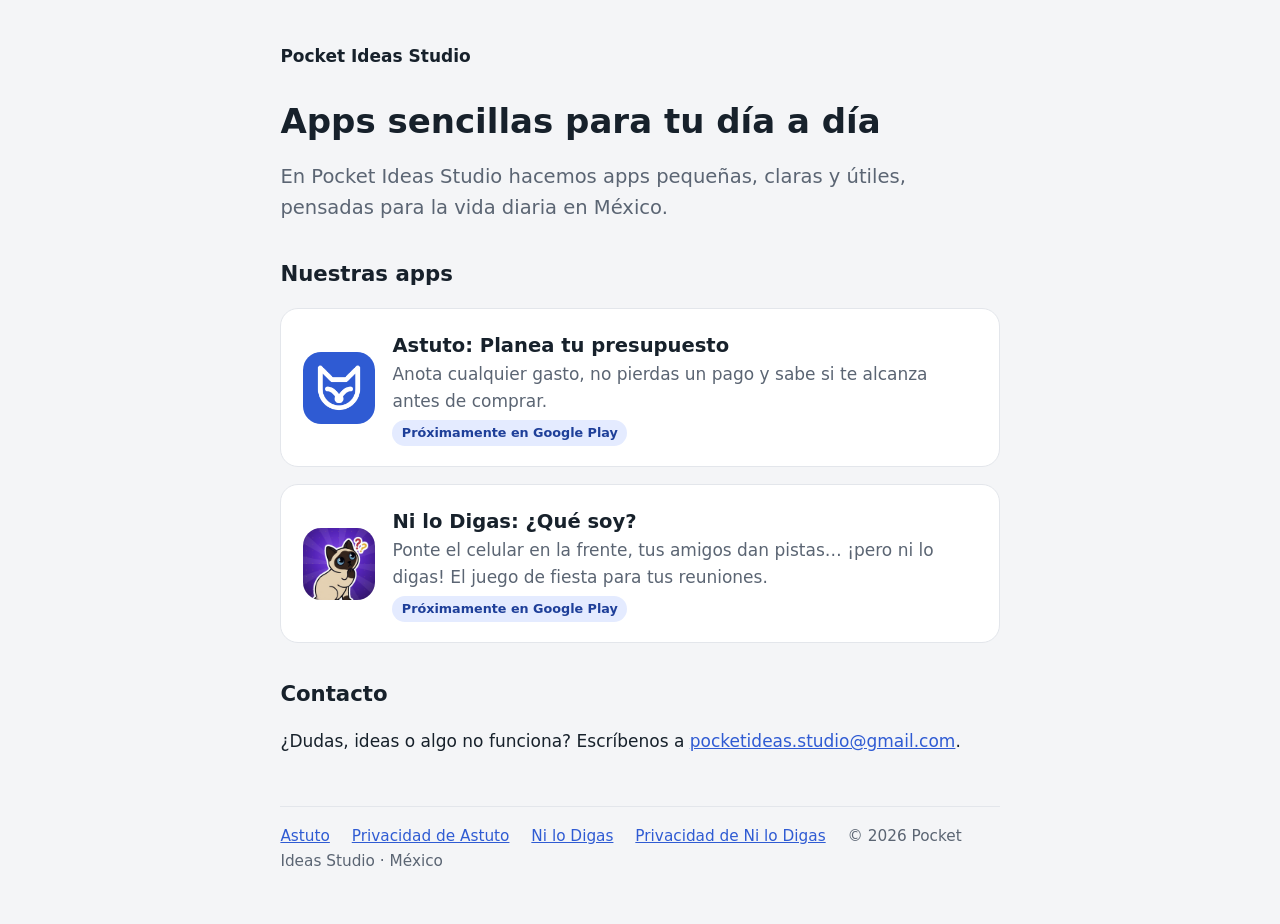
<file: index.html>
<!DOCTYPE html>
<html lang="es-MX">
<head>
<meta charset="utf-8">
<meta name="viewport" content="width=device-width, initial-scale=1">
<title>Pocket Ideas Studio</title>
<meta name="description" content="Pocket Ideas Studio: apps sencillas y útiles para tu día a día.">
<link rel="icon" href="favicon.png">
<link rel="stylesheet" href="estilos.css">
</head>
<body>
<div class="wrap">
  <header class="top"><a href="./"><span>Pocket Ideas Studio</span></a></header>

  <h1>Apps sencillas para tu día a día</h1>
  <p class="lead">En Pocket Ideas Studio hacemos apps pequeñas, claras y útiles, pensadas para la vida diaria en México.</p>

  <h2>Nuestras apps</h2>
  <a class="card app" href="astuto/">
    <img src="astuto/icono.png" alt="Ícono de Astuto">
    <span>
      <b>Astuto: Planea tu presupuesto</b>
      <span class="muted">Anota cualquier gasto, no pierdas un pago y sabe si te alcanza antes de comprar.</span><br>
      <span class="badge">Próximamente en Google Play</span>
    </span>
  </a>
  <a class="card app" href="nilodigas/">
    <img src="nilodigas/icono.png" alt="Ícono de Ni lo Digas">
    <span>
      <b>Ni lo Digas: ¿Qué soy?</b>
      <span class="muted">Ponte el celular en la frente, tus amigos dan pistas… ¡pero ni lo digas! El juego de fiesta para tus reuniones.</span><br>
      <span class="badge">Próximamente en Google Play</span>
    </span>
  </a>

  <h2>Contacto</h2>
  <p>¿Dudas, ideas o algo no funciona? Escríbenos a <a href="mailto:pocketideas.studio@gmail.com">pocketideas.studio@gmail.com</a>.</p>

  <footer>
    <a href="astuto/">Astuto</a>
    <a href="astuto/privacidad.html">Privacidad de Astuto</a>
    <a href="nilodigas/">Ni lo Digas</a>
    <a href="nilodigas/privacidad.html">Privacidad de Ni lo Digas</a>
    <span>© 2026 Pocket Ideas Studio · México</span>
  </footer>
</div>
</body>
</html>
</file>
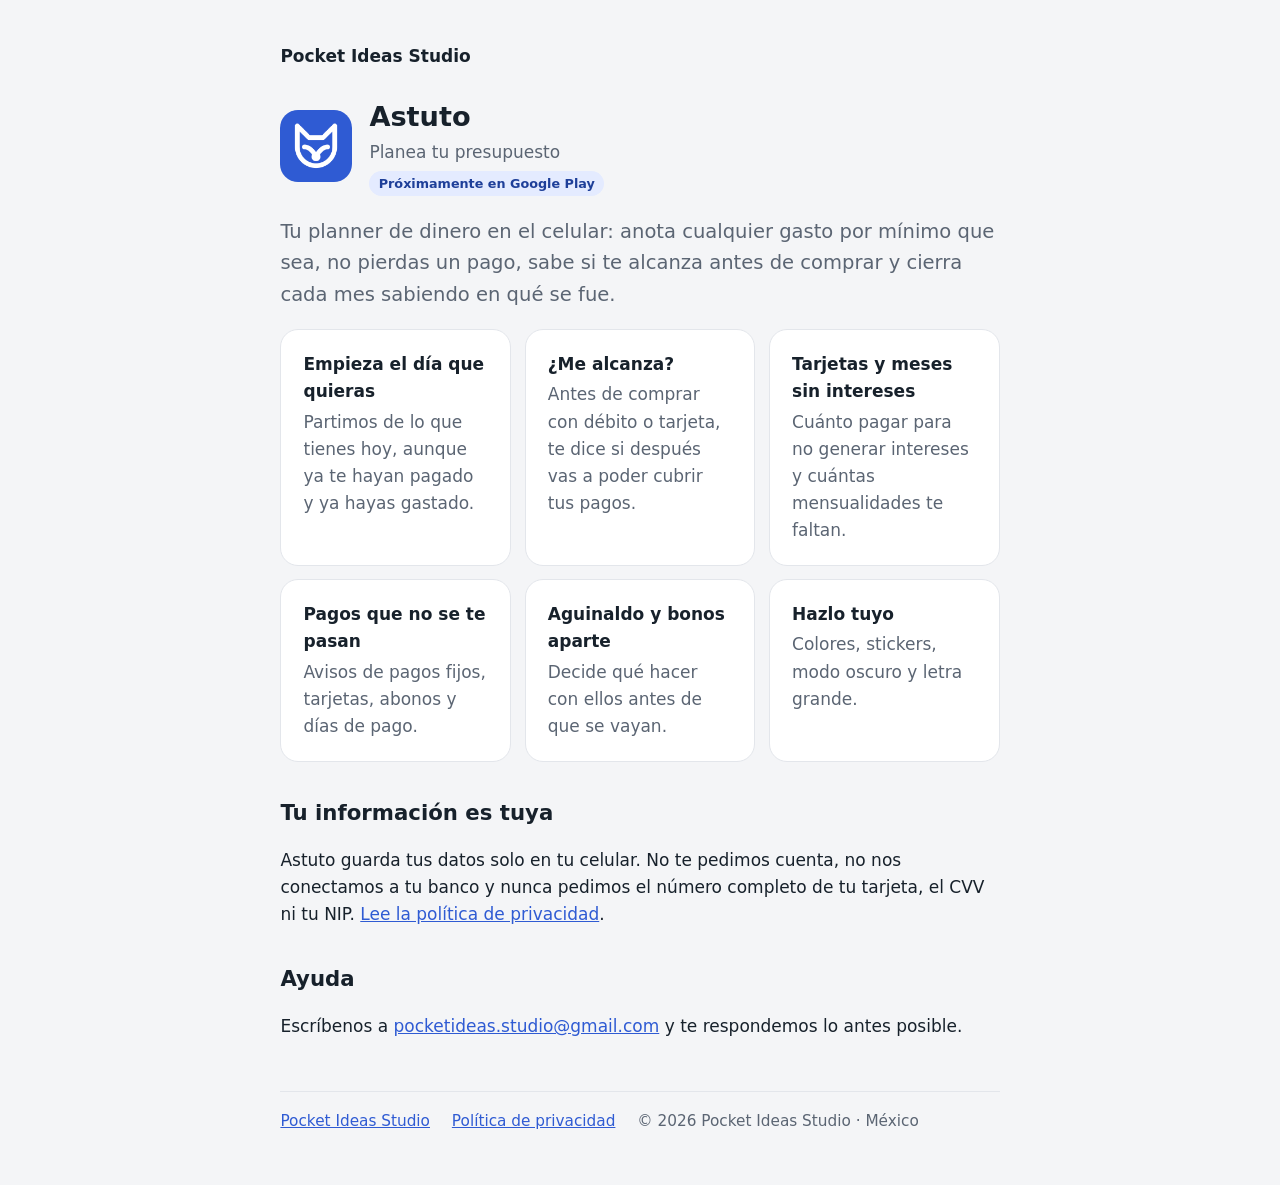
<file: astuto/index.html>
<!DOCTYPE html>
<html lang="es-MX">
<head>
<meta charset="utf-8">
<meta name="viewport" content="width=device-width, initial-scale=1">
<title>Astuto: Planea tu presupuesto</title>
<meta name="description" content="Astuto: anota cualquier gasto, no pierdas un pago y sabe si te alcanza antes de comprar.">
<link rel="icon" href="../favicon.png">
<link rel="stylesheet" href="../estilos.css">
</head>
<body>
<div class="wrap">
  <header class="top"><a href="../"><span>Pocket Ideas Studio</span></a></header>

  <div class="app" style="margin-bottom:1rem">
    <img src="icono.png" alt="Ícono de Astuto">
    <span><b style="font-size:1.6rem">Astuto</b><span class="muted">Planea tu presupuesto</span><br><span class="badge">Próximamente en Google Play</span></span>
  </div>

  <p class="lead">Tu planner de dinero en el celular: anota cualquier gasto por mínimo que sea, no pierdas un pago, sabe si te alcanza antes de comprar y cierra cada mes sabiendo en qué se fue.</p>

  <div class="grid">
    <div class="card"><b>Empieza el día que quieras</b><span class="muted">Partimos de lo que tienes hoy, aunque ya te hayan pagado y ya hayas gastado.</span></div>
    <div class="card"><b>¿Me alcanza?</b><span class="muted">Antes de comprar con débito o tarjeta, te dice si después vas a poder cubrir tus pagos.</span></div>
    <div class="card"><b>Tarjetas y meses sin intereses</b><span class="muted">Cuánto pagar para no generar intereses y cuántas mensualidades te faltan.</span></div>
    <div class="card"><b>Pagos que no se te pasan</b><span class="muted">Avisos de pagos fijos, tarjetas, abonos y días de pago.</span></div>
    <div class="card"><b>Aguinaldo y bonos aparte</b><span class="muted">Decide qué hacer con ellos antes de que se vayan.</span></div>
    <div class="card"><b>Hazlo tuyo</b><span class="muted">Colores, stickers, modo oscuro y letra grande.</span></div>
  </div>

  <h2>Tu información es tuya</h2>
  <p>Astuto guarda tus datos solo en tu celular. No te pedimos cuenta, no nos conectamos a tu banco y nunca pedimos el número completo de tu tarjeta, el CVV ni tu NIP. <a href="privacidad.html">Lee la política de privacidad</a>.</p>

  <h2>Ayuda</h2>
  <p>Escríbenos a <a href="mailto:pocketideas.studio@gmail.com">pocketideas.studio@gmail.com</a> y te respondemos lo antes posible.</p>

  <footer>
    <a href="../">Pocket Ideas Studio</a>
    <a href="privacidad.html">Política de privacidad</a>
    <span>© 2026 Pocket Ideas Studio · México</span>
  </footer>
</div>
</body>
</html>
</file>
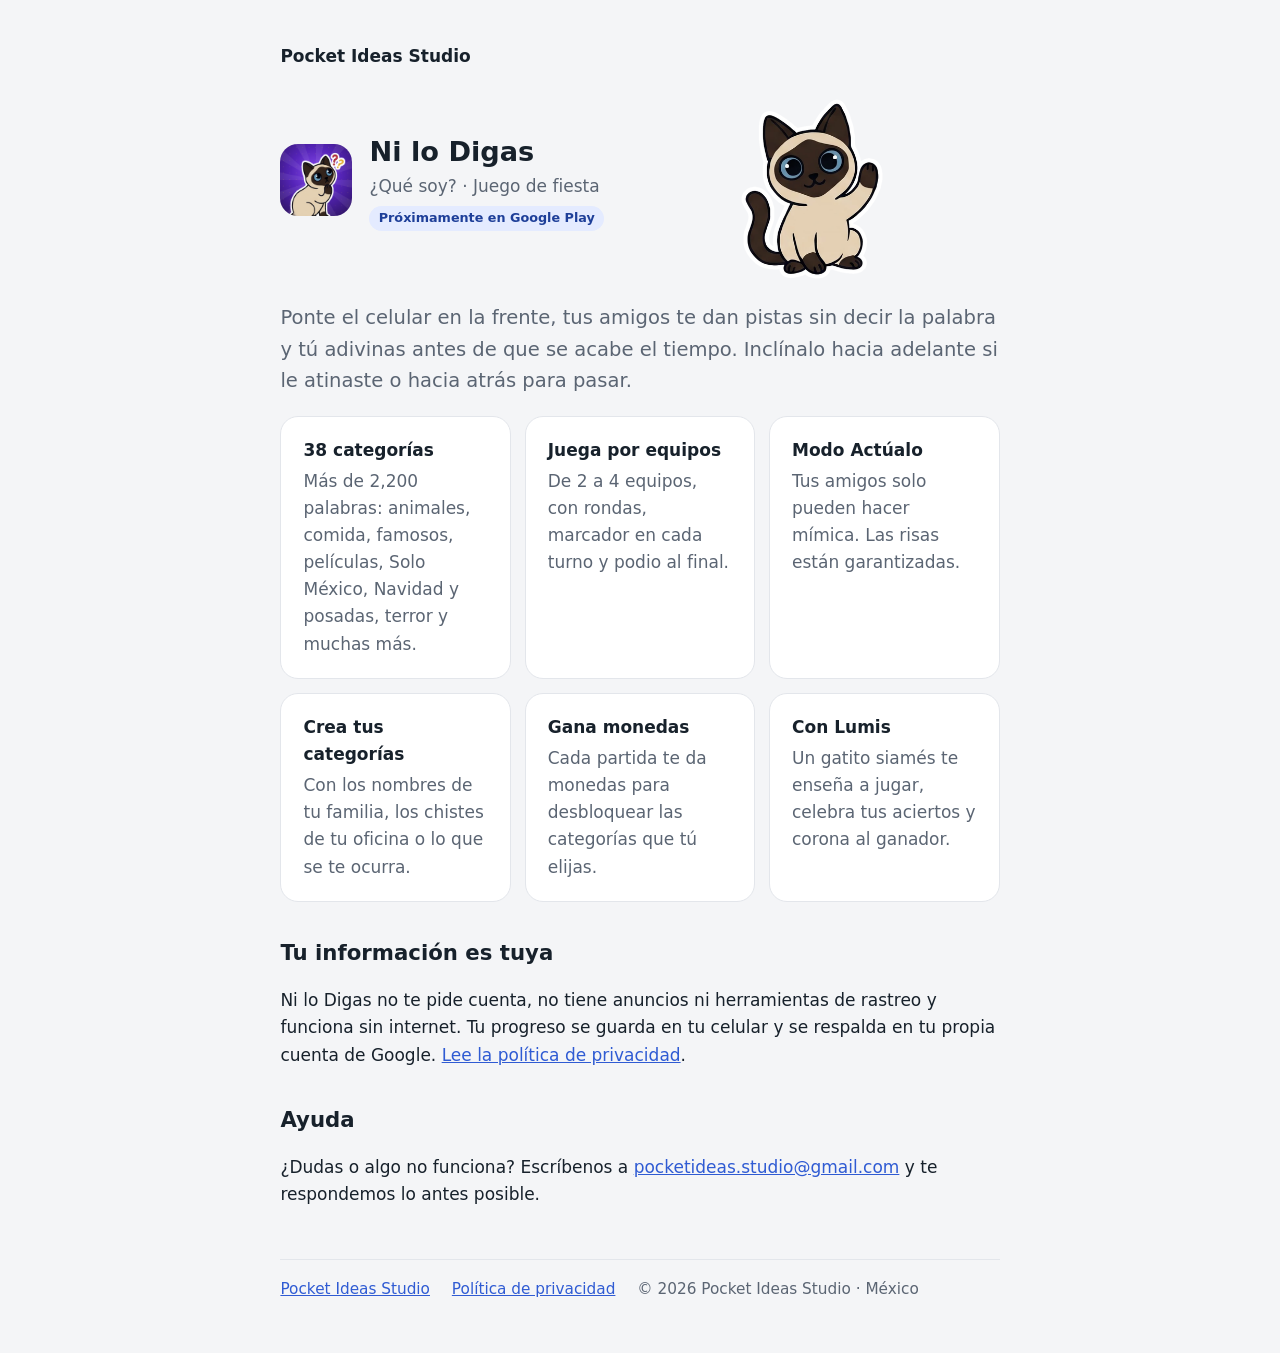
<file: nilodigas/index.html>
<!DOCTYPE html>
<html lang="es-MX">
<head>
<meta charset="utf-8">
<meta name="viewport" content="width=device-width, initial-scale=1">
<title>Ni lo Digas: ¿Qué soy?</title>
<meta name="description" content="Ni lo Digas: ponte el celular en la frente, tus amigos dan pistas… ¡pero ni lo digas! El juego de fiesta para tus reuniones.">
<link rel="icon" href="icono.png">
<link rel="stylesheet" href="../estilos.css">
<style>
  .hero{display:flex;gap:1.2rem;align-items:center;justify-content:space-between;flex-wrap:wrap}
  .hero .lumis{width:150px;height:auto;margin:0 auto}
</style>
</head>
<body>
<div class="wrap">
  <header class="top"><a href="../"><span>Pocket Ideas Studio</span></a></header>

  <div class="hero">
    <div class="app" style="margin-bottom:1rem">
      <img src="icono.png" alt="Ícono de Ni lo Digas">
      <span><b style="font-size:1.6rem">Ni lo Digas</b><span class="muted">¿Qué soy? · Juego de fiesta</span><br><span class="badge">Próximamente en Google Play</span></span>
    </div>
    <img class="lumis" src="lumis.png" alt="Lumis, el gatito siamés de Ni lo Digas, saludando">
  </div>

  <p class="lead">Ponte el celular en la frente, tus amigos te dan pistas sin decir la palabra y tú adivinas antes de que se acabe el tiempo. Inclínalo hacia adelante si le atinaste o hacia atrás para pasar.</p>

  <div class="grid">
    <div class="card"><b>38 categorías</b><span class="muted">Más de 2,200 palabras: animales, comida, famosos, películas, Solo México, Navidad y posadas, terror y muchas más.</span></div>
    <div class="card"><b>Juega por equipos</b><span class="muted">De 2 a 4 equipos, con rondas, marcador en cada turno y podio al final.</span></div>
    <div class="card"><b>Modo Actúalo</b><span class="muted">Tus amigos solo pueden hacer mímica. Las risas están garantizadas.</span></div>
    <div class="card"><b>Crea tus categorías</b><span class="muted">Con los nombres de tu familia, los chistes de tu oficina o lo que se te ocurra.</span></div>
    <div class="card"><b>Gana monedas</b><span class="muted">Cada partida te da monedas para desbloquear las categorías que tú elijas.</span></div>
    <div class="card"><b>Con Lumis</b><span class="muted">Un gatito siamés te enseña a jugar, celebra tus aciertos y corona al ganador.</span></div>
  </div>

  <h2>Tu información es tuya</h2>
  <p>Ni lo Digas no te pide cuenta, no tiene anuncios ni herramientas de rastreo y funciona sin internet. Tu progreso se guarda en tu celular y se respalda en tu propia cuenta de Google. <a href="privacidad.html">Lee la política de privacidad</a>.</p>

  <h2>Ayuda</h2>
  <p>¿Dudas o algo no funciona? Escríbenos a <a href="mailto:pocketideas.studio@gmail.com?subject=Ni%20lo%20Digas">pocketideas.studio@gmail.com</a> y te respondemos lo antes posible.</p>

  <footer>
    <a href="../">Pocket Ideas Studio</a>
    <a href="privacidad.html">Política de privacidad</a>
    <span>© 2026 Pocket Ideas Studio · México</span>
  </footer>
</div>
</body>
</html>
</file>
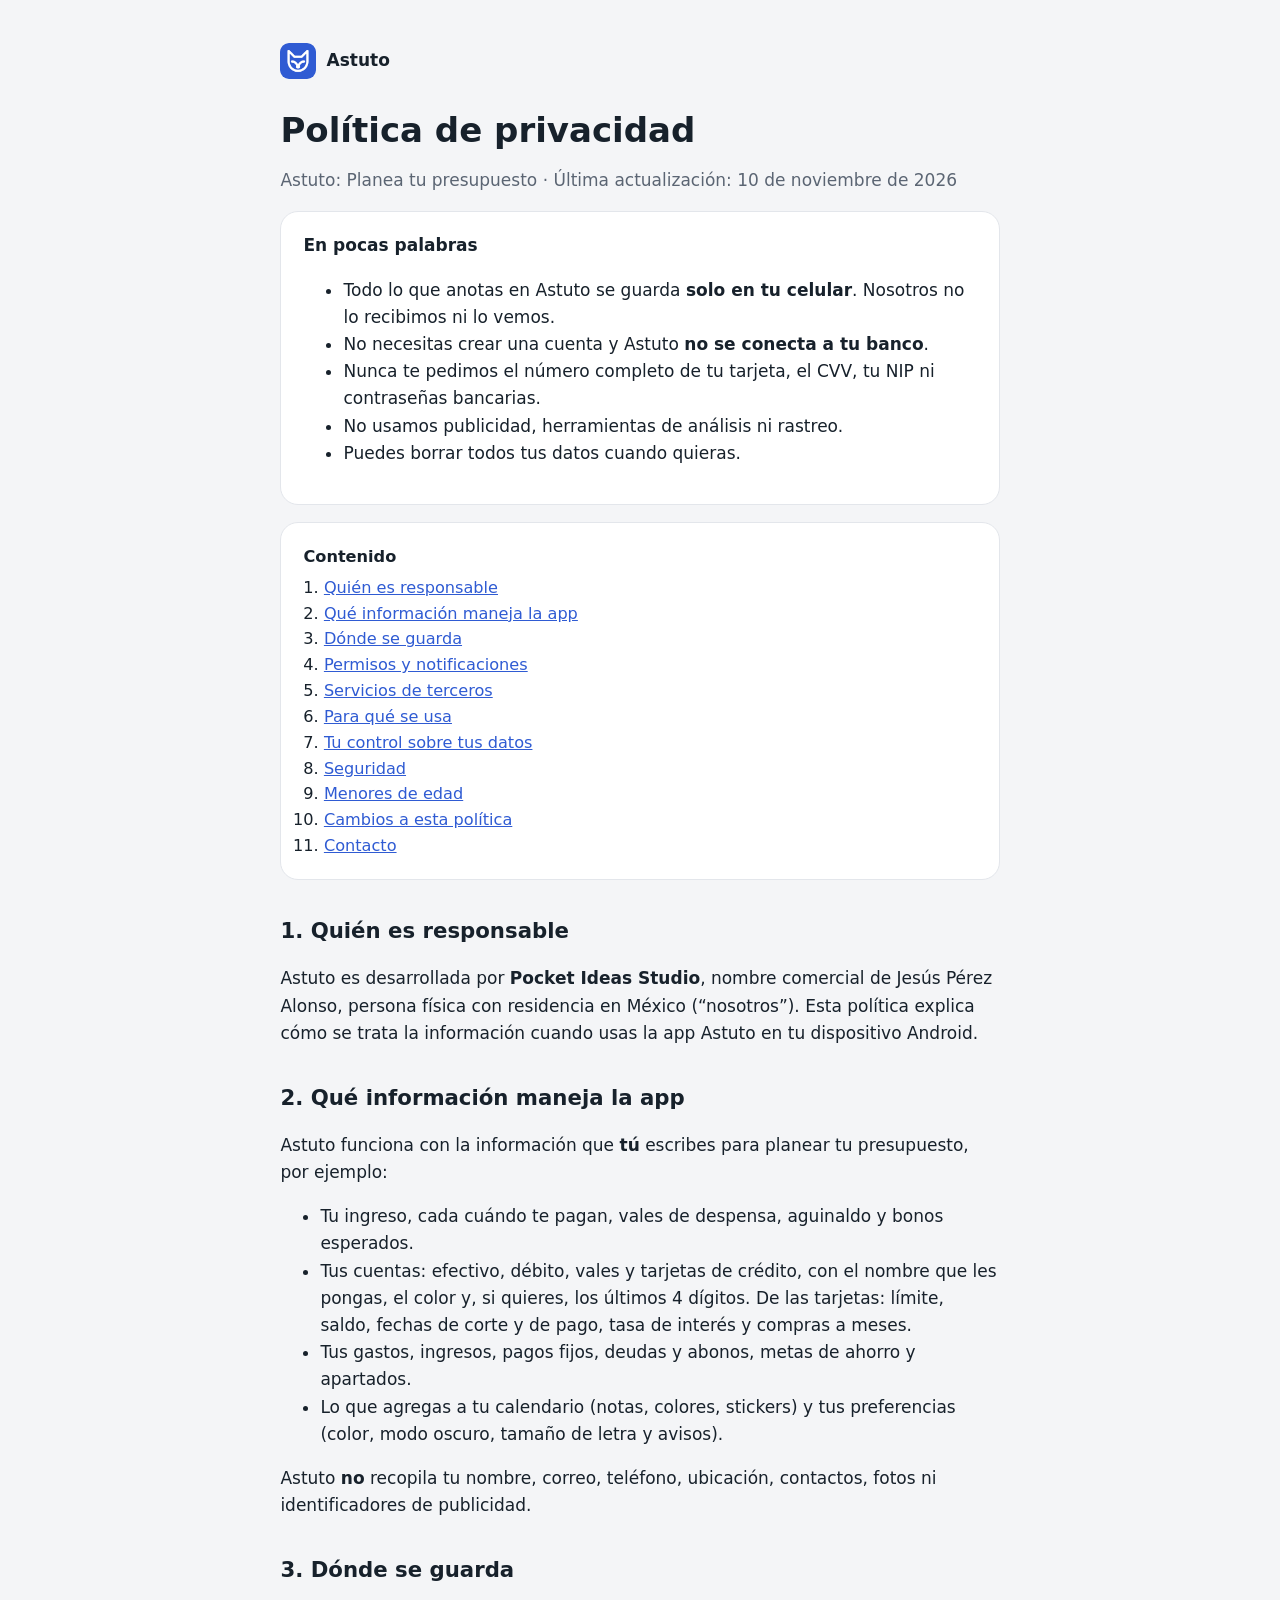
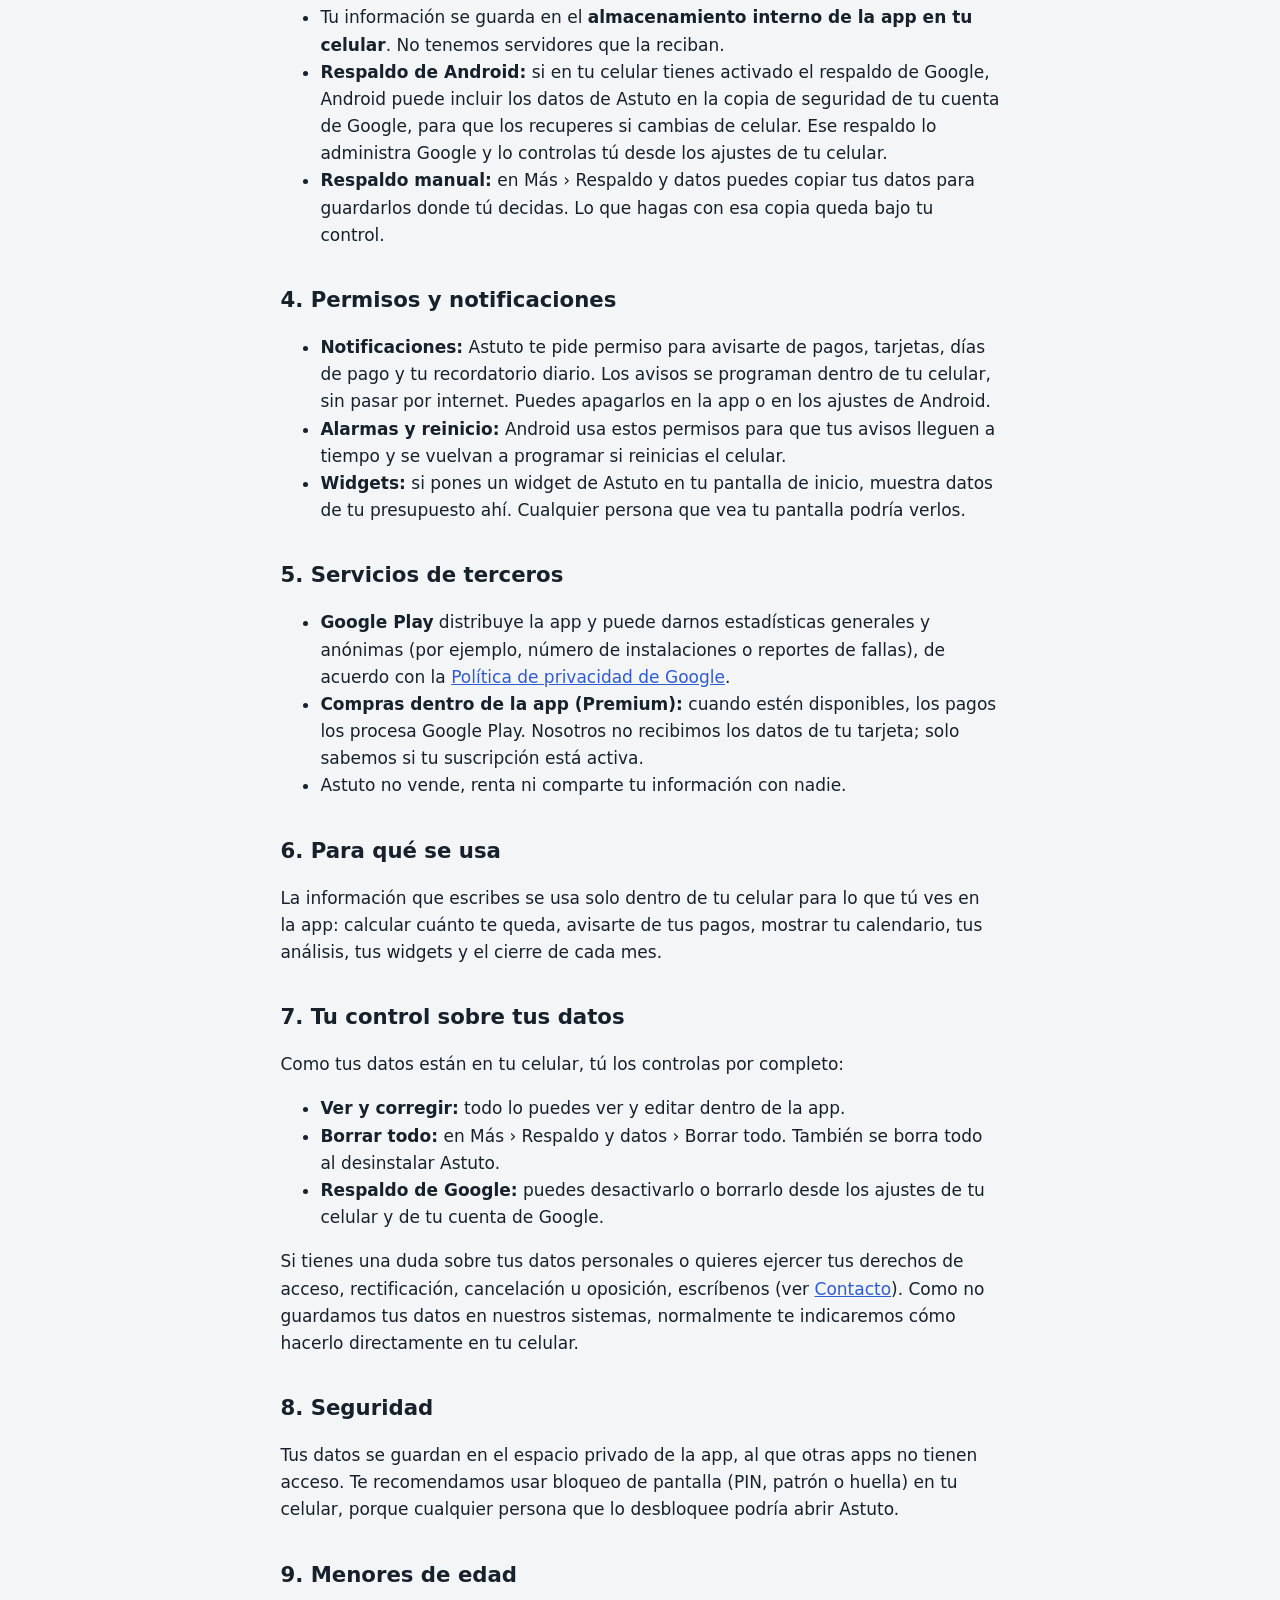
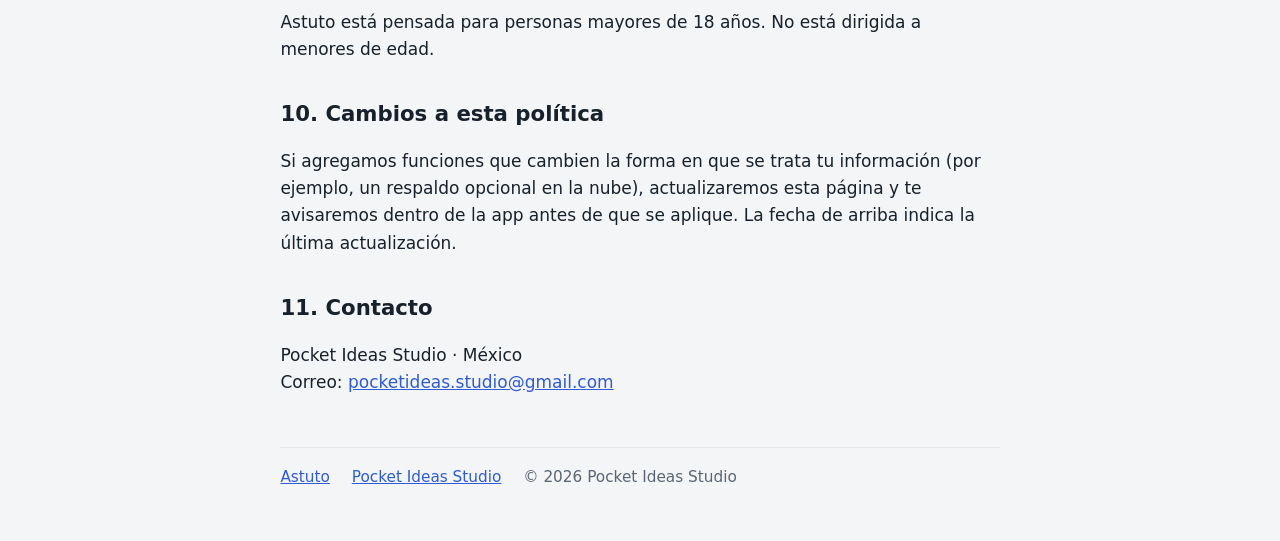
<file: astuto/privacidad.html>
<!DOCTYPE html>
<html lang="es-MX">
<head>
<meta charset="utf-8">
<meta name="viewport" content="width=device-width, initial-scale=1">
<title>Política de privacidad · Astuto</title>
<meta name="description" content="Política de privacidad y aviso de privacidad de Astuto: Planea tu presupuesto.">
<link rel="icon" href="../favicon.png">
<link rel="stylesheet" href="../estilos.css">
</head>
<body>
<div class="wrap">
  <header class="top"><a href="./"><img src="icono.png" alt=""><span>Astuto</span></a></header>

  <h1>Política de privacidad</h1>
  <p class="muted">Astuto: Planea tu presupuesto · Última actualización: 10 de noviembre de 2026</p>

  <div class="card">
    <b>En pocas palabras</b>
    <ul>
      <li>Todo lo que anotas en Astuto se guarda <b>solo en tu celular</b>. Nosotros no lo recibimos ni lo vemos.</li>
      <li>No necesitas crear una cuenta y Astuto <b>no se conecta a tu banco</b>.</li>
      <li>Nunca te pedimos el número completo de tu tarjeta, el CVV, tu NIP ni contraseñas bancarias.</li>
      <li>No usamos publicidad, herramientas de análisis ni rastreo.</li>
      <li>Puedes borrar todos tus datos cuando quieras.</li>
    </ul>
  </div>

  <div class="card toc"><b>Contenido</b>
    <ol>
      <li><a href="#responsable">Quién es responsable</a></li>
      <li><a href="#datos">Qué información maneja la app</a></li>
      <li><a href="#donde">Dónde se guarda</a></li>
      <li><a href="#permisos">Permisos y notificaciones</a></li>
      <li><a href="#terceros">Servicios de terceros</a></li>
      <li><a href="#uso">Para qué se usa</a></li>
      <li><a href="#control">Tu control sobre tus datos</a></li>
      <li><a href="#seguridad">Seguridad</a></li>
      <li><a href="#menores">Menores de edad</a></li>
      <li><a href="#cambios">Cambios a esta política</a></li>
      <li><a href="#contacto">Contacto</a></li>
    </ol>
  </div>

  <h2 id="responsable">1. Quién es responsable</h2>
  <p>Astuto es desarrollada por <b>Pocket Ideas Studio</b>, nombre comercial de Jesús Pérez Alonso, persona física con residencia en México (“nosotros”). Esta política explica cómo se trata la información cuando usas la app Astuto en tu dispositivo Android.</p>

  <h2 id="datos">2. Qué información maneja la app</h2>
  <p>Astuto funciona con la información que <b>tú</b> escribes para planear tu presupuesto, por ejemplo:</p>
  <ul>
    <li>Tu ingreso, cada cuándo te pagan, vales de despensa, aguinaldo y bonos esperados.</li>
    <li>Tus cuentas: efectivo, débito, vales y tarjetas de crédito, con el nombre que les pongas, el color y, si quieres, los últimos 4 dígitos. De las tarjetas: límite, saldo, fechas de corte y de pago, tasa de interés y compras a meses.</li>
    <li>Tus gastos, ingresos, pagos fijos, deudas y abonos, metas de ahorro y apartados.</li>
    <li>Lo que agregas a tu calendario (notas, colores, stickers) y tus preferencias (color, modo oscuro, tamaño de letra y avisos).</li>
  </ul>
  <p>Astuto <b>no</b> recopila tu nombre, correo, teléfono, ubicación, contactos, fotos ni identificadores de publicidad.</p>

  <h2 id="donde">3. Dónde se guarda</h2>
  <ul>
    <li>Tu información se guarda en el <b>almacenamiento interno de la app en tu celular</b>. No tenemos servidores que la reciban.</li>
    <li><b>Respaldo de Android:</b> si en tu celular tienes activado el respaldo de Google, Android puede incluir los datos de Astuto en la copia de seguridad de tu cuenta de Google, para que los recuperes si cambias de celular. Ese respaldo lo administra Google y lo controlas tú desde los ajustes de tu celular.</li>
    <li><b>Respaldo manual:</b> en Más › Respaldo y datos puedes copiar tus datos para guardarlos donde tú decidas. Lo que hagas con esa copia queda bajo tu control.</li>
  </ul>

  <h2 id="permisos">4. Permisos y notificaciones</h2>
  <ul>
    <li><b>Notificaciones:</b> Astuto te pide permiso para avisarte de pagos, tarjetas, días de pago y tu recordatorio diario. Los avisos se programan dentro de tu celular, sin pasar por internet. Puedes apagarlos en la app o en los ajustes de Android.</li>
    <li><b>Alarmas y reinicio:</b> Android usa estos permisos para que tus avisos lleguen a tiempo y se vuelvan a programar si reinicias el celular.</li>
    <li><b>Widgets:</b> si pones un widget de Astuto en tu pantalla de inicio, muestra datos de tu presupuesto ahí. Cualquier persona que vea tu pantalla podría verlos.</li>
  </ul>

  <h2 id="terceros">5. Servicios de terceros</h2>
  <ul>
    <li><b>Google Play</b> distribuye la app y puede darnos estadísticas generales y anónimas (por ejemplo, número de instalaciones o reportes de fallas), de acuerdo con la <a href="https://policies.google.com/privacy" rel="noopener">Política de privacidad de Google</a>.</li>
    <li><b>Compras dentro de la app (Premium):</b> cuando estén disponibles, los pagos los procesa Google Play. Nosotros no recibimos los datos de tu tarjeta; solo sabemos si tu suscripción está activa.</li>
    <li>Astuto no vende, renta ni comparte tu información con nadie.</li>
  </ul>

  <h2 id="uso">6. Para qué se usa</h2>
  <p>La información que escribes se usa solo dentro de tu celular para lo que tú ves en la app: calcular cuánto te queda, avisarte de tus pagos, mostrar tu calendario, tus análisis, tus widgets y el cierre de cada mes.</p>

  <h2 id="control">7. Tu control sobre tus datos</h2>
  <p>Como tus datos están en tu celular, tú los controlas por completo:</p>
  <ul>
    <li><b>Ver y corregir:</b> todo lo puedes ver y editar dentro de la app.</li>
    <li><b>Borrar todo:</b> en Más › Respaldo y datos › Borrar todo. También se borra todo al desinstalar Astuto.</li>
    <li><b>Respaldo de Google:</b> puedes desactivarlo o borrarlo desde los ajustes de tu celular y de tu cuenta de Google.</li>
  </ul>
  <p>Si tienes una duda sobre tus datos personales o quieres ejercer tus derechos de acceso, rectificación, cancelación u oposición, escríbenos (ver <a href="#contacto">Contacto</a>). Como no guardamos tus datos en nuestros sistemas, normalmente te indicaremos cómo hacerlo directamente en tu celular.</p>

  <h2 id="seguridad">8. Seguridad</h2>
  <p>Tus datos se guardan en el espacio privado de la app, al que otras apps no tienen acceso. Te recomendamos usar bloqueo de pantalla (PIN, patrón o huella) en tu celular, porque cualquier persona que lo desbloquee podría abrir Astuto.</p>

  <h2 id="menores">9. Menores de edad</h2>
  <p>Astuto está pensada para personas mayores de 18 años. No está dirigida a menores de edad.</p>

  <h2 id="cambios">10. Cambios a esta política</h2>
  <p>Si agregamos funciones que cambien la forma en que se trata tu información (por ejemplo, un respaldo opcional en la nube), actualizaremos esta página y te avisaremos dentro de la app antes de que se aplique. La fecha de arriba indica la última actualización.</p>

  <h2 id="contacto">11. Contacto</h2>
  <p>Pocket Ideas Studio · México<br>Correo: <a href="mailto:pocketideas.studio@gmail.com">pocketideas.studio@gmail.com</a></p>

  <footer>
    <a href="./">Astuto</a>
    <a href="../">Pocket Ideas Studio</a>
    <span>© 2026 Pocket Ideas Studio</span>
  </footer>
</div>
</body>
</html>
</file>
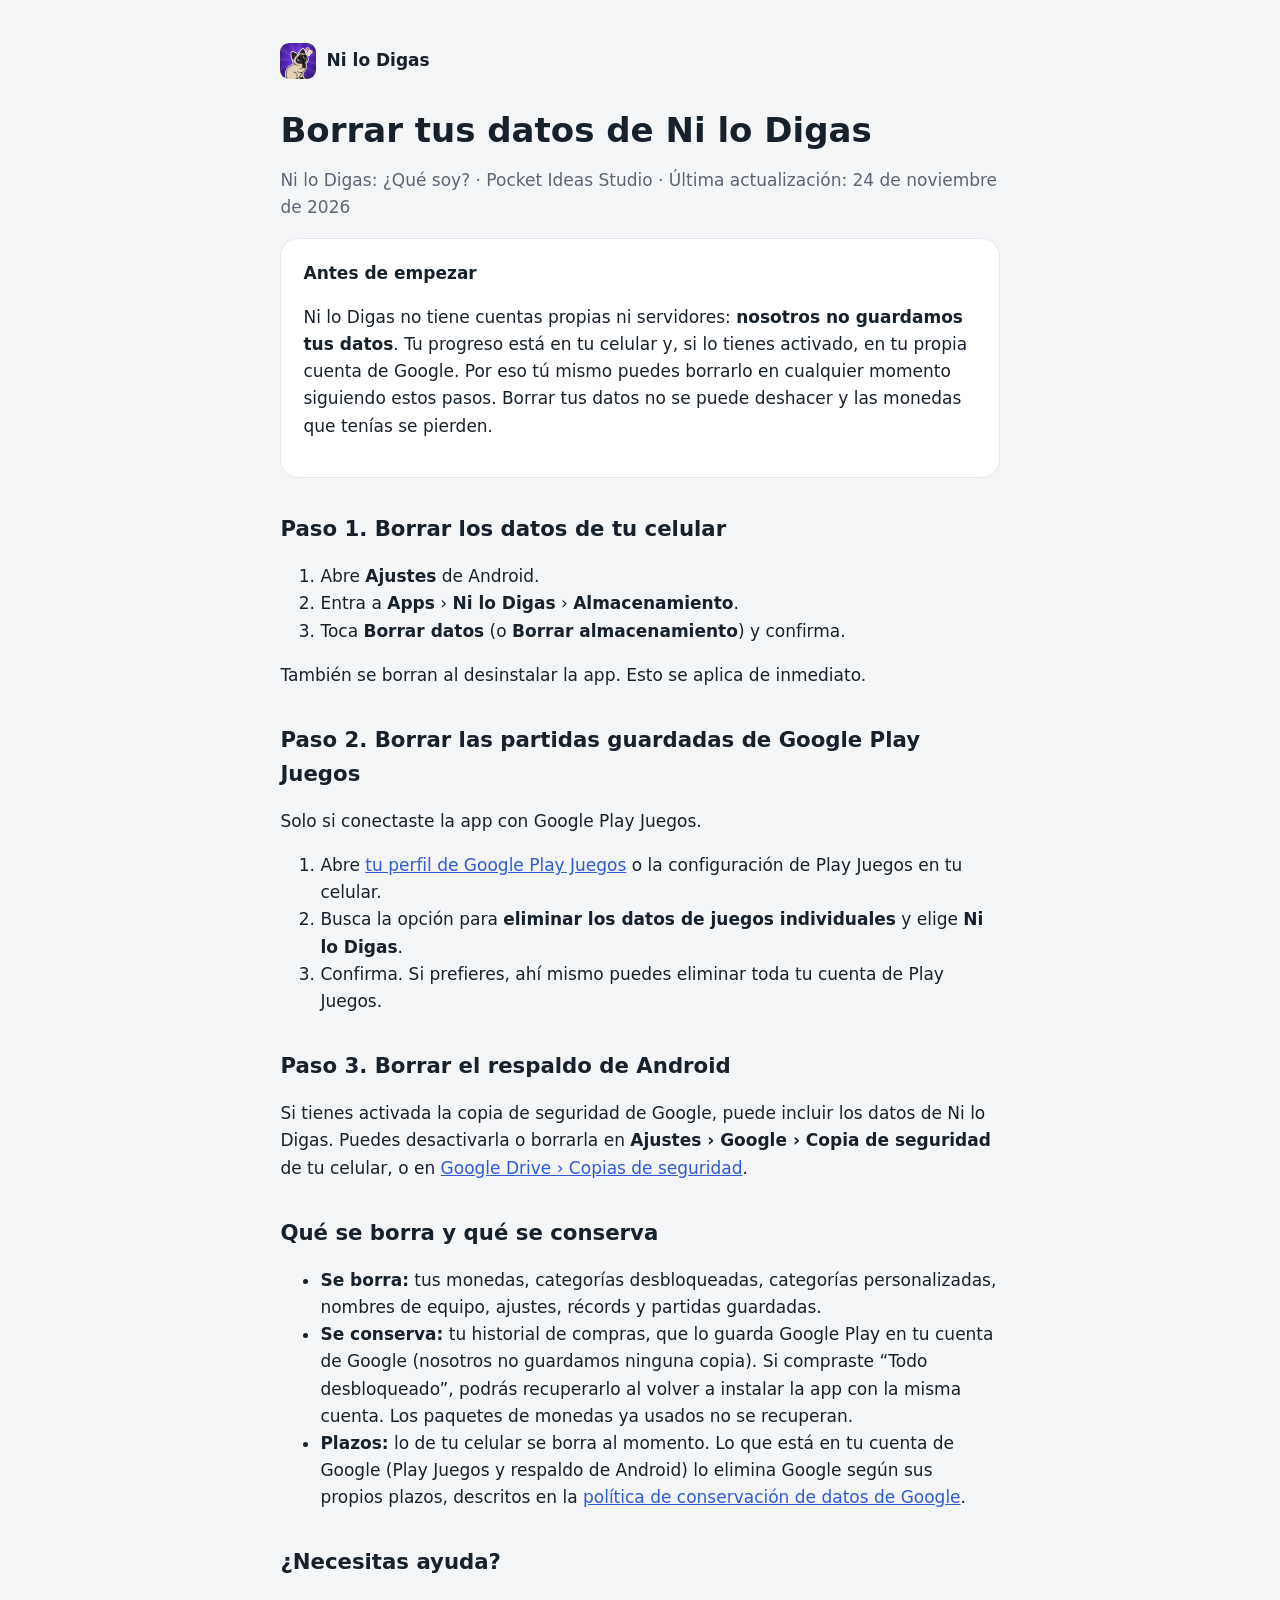
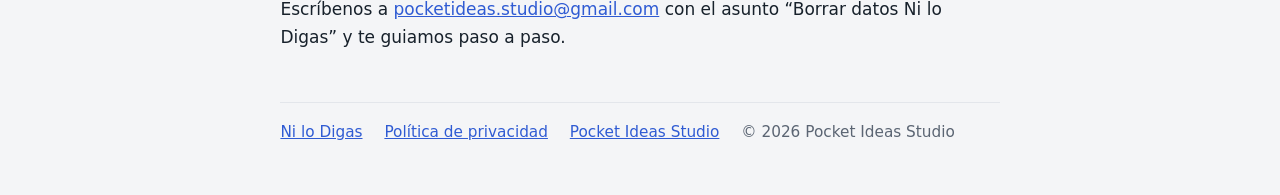
<file: nilodigas/borrar-datos.html>
<!DOCTYPE html>
<html lang="es-MX">
<head>
<meta charset="utf-8">
<meta name="viewport" content="width=device-width, initial-scale=1">
<title>Borrar tus datos · Ni lo Digas</title>
<meta name="description" content="Cómo borrar tus datos de Ni lo Digas: ¿Qué soy?, de Pocket Ideas Studio.">
<link rel="icon" href="icono.png">
<link rel="stylesheet" href="../estilos.css">
</head>
<body>
<div class="wrap">
  <header class="top"><a href="./"><img src="icono.png" alt=""><span>Ni lo Digas</span></a></header>

  <h1>Borrar tus datos de Ni lo Digas</h1>
  <p class="muted">Ni lo Digas: ¿Qué soy? · Pocket Ideas Studio · Última actualización: 24 de noviembre de 2026</p>

  <div class="card">
    <b>Antes de empezar</b>
    <p>Ni lo Digas no tiene cuentas propias ni servidores: <b>nosotros no guardamos tus datos</b>. Tu progreso está en tu celular y, si lo tienes activado, en tu propia cuenta de Google. Por eso tú mismo puedes borrarlo en cualquier momento siguiendo estos pasos. Borrar tus datos no se puede deshacer y las monedas que tenías se pierden.</p>
  </div>

  <h2>Paso 1. Borrar los datos de tu celular</h2>
  <ol>
    <li>Abre <b>Ajustes</b> de Android.</li>
    <li>Entra a <b>Apps</b> › <b>Ni lo Digas</b> › <b>Almacenamiento</b>.</li>
    <li>Toca <b>Borrar datos</b> (o <b>Borrar almacenamiento</b>) y confirma.</li>
  </ol>
  <p>También se borran al desinstalar la app. Esto se aplica de inmediato.</p>

  <h2>Paso 2. Borrar las partidas guardadas de Google Play Juegos</h2>
  <p>Solo si conectaste la app con Google Play Juegos.</p>
  <ol>
    <li>Abre <a href="https://play.google.com/games/profile" rel="noopener">tu perfil de Google Play Juegos</a> o la configuración de Play Juegos en tu celular.</li>
    <li>Busca la opción para <b>eliminar los datos de juegos individuales</b> y elige <b>Ni lo Digas</b>.</li>
    <li>Confirma. Si prefieres, ahí mismo puedes eliminar toda tu cuenta de Play Juegos.</li>
  </ol>

  <h2>Paso 3. Borrar el respaldo de Android</h2>
  <p>Si tienes activada la copia de seguridad de Google, puede incluir los datos de Ni lo Digas. Puedes desactivarla o borrarla en <b>Ajustes › Google › Copia de seguridad</b> de tu celular, o en <a href="https://drive.google.com/drive/backups" rel="noopener">Google Drive › Copias de seguridad</a>.</p>

  <h2>Qué se borra y qué se conserva</h2>
  <ul>
    <li><b>Se borra:</b> tus monedas, categorías desbloqueadas, categorías personalizadas, nombres de equipo, ajustes, récords y partidas guardadas.</li>
    <li><b>Se conserva:</b> tu historial de compras, que lo guarda Google Play en tu cuenta de Google (nosotros no guardamos ninguna copia). Si compraste “Todo desbloqueado”, podrás recuperarlo al volver a instalar la app con la misma cuenta. Los paquetes de monedas ya usados no se recuperan.</li>
    <li><b>Plazos:</b> lo de tu celular se borra al momento. Lo que está en tu cuenta de Google (Play Juegos y respaldo de Android) lo elimina Google según sus propios plazos, descritos en la <a href="https://policies.google.com/technologies/retention" rel="noopener">política de conservación de datos de Google</a>.</li>
  </ul>

  <h2>¿Necesitas ayuda?</h2>
  <p>Escríbenos a <a href="mailto:pocketideas.studio@gmail.com?subject=Borrar%20datos%20Ni%20lo%20Digas">pocketideas.studio@gmail.com</a> con el asunto “Borrar datos Ni lo Digas” y te guiamos paso a paso.</p>

  <footer>
    <a href="./">Ni lo Digas</a>
    <a href="privacidad.html">Política de privacidad</a>
    <a href="../">Pocket Ideas Studio</a>
    <span>© 2026 Pocket Ideas Studio</span>
  </footer>
</div>
</body>
</html>
</file>
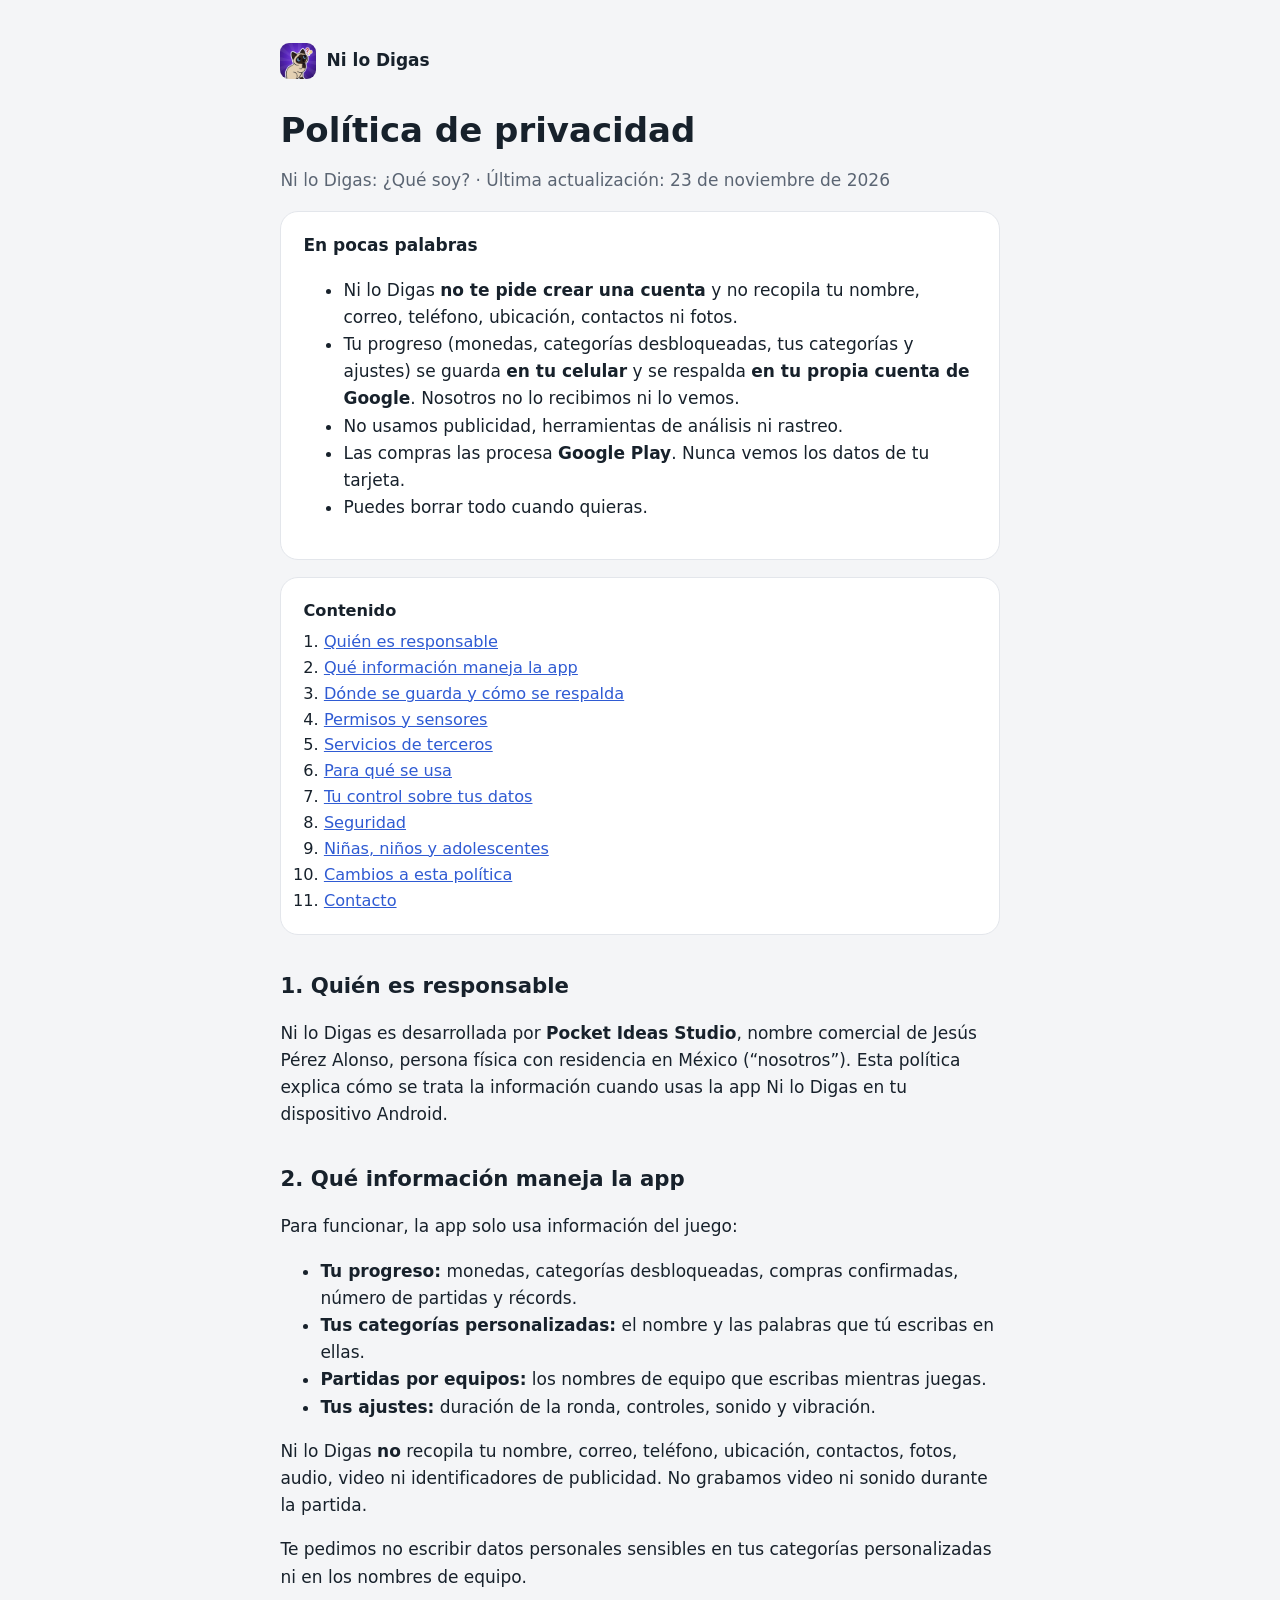
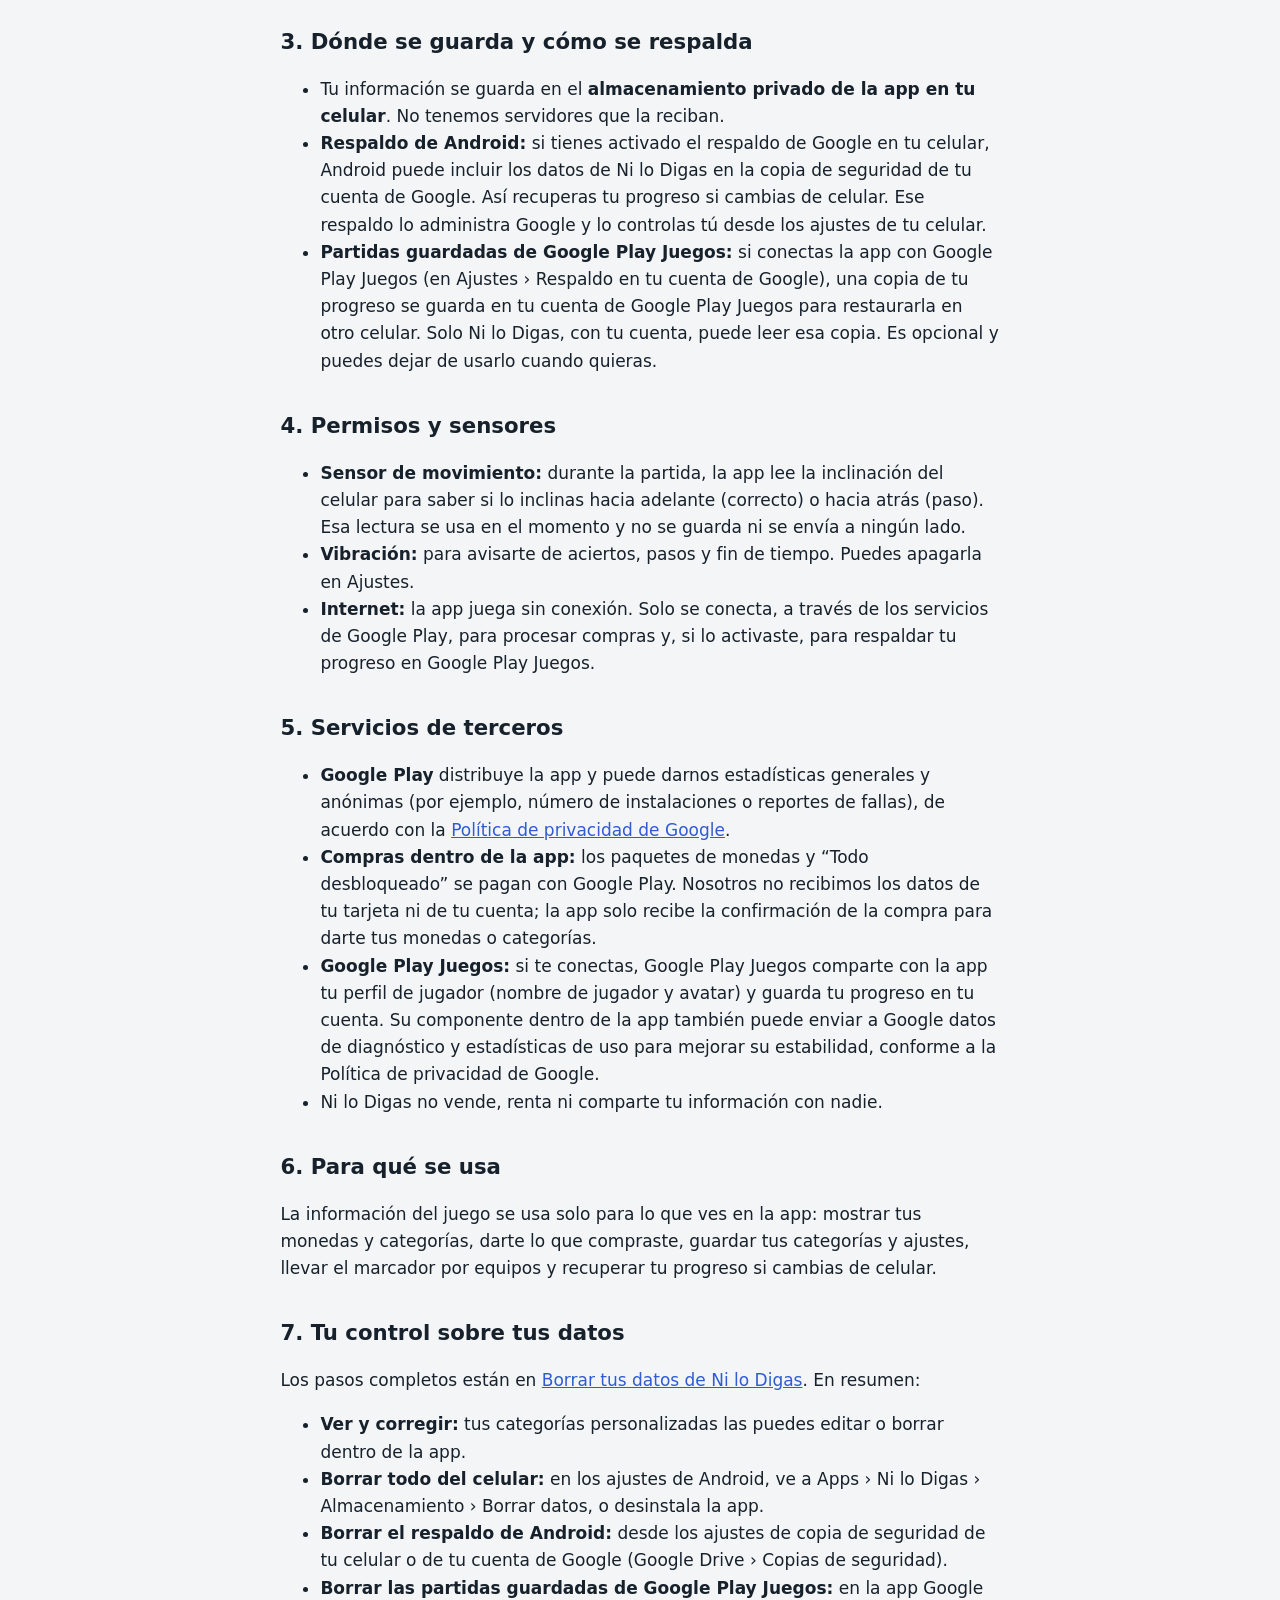
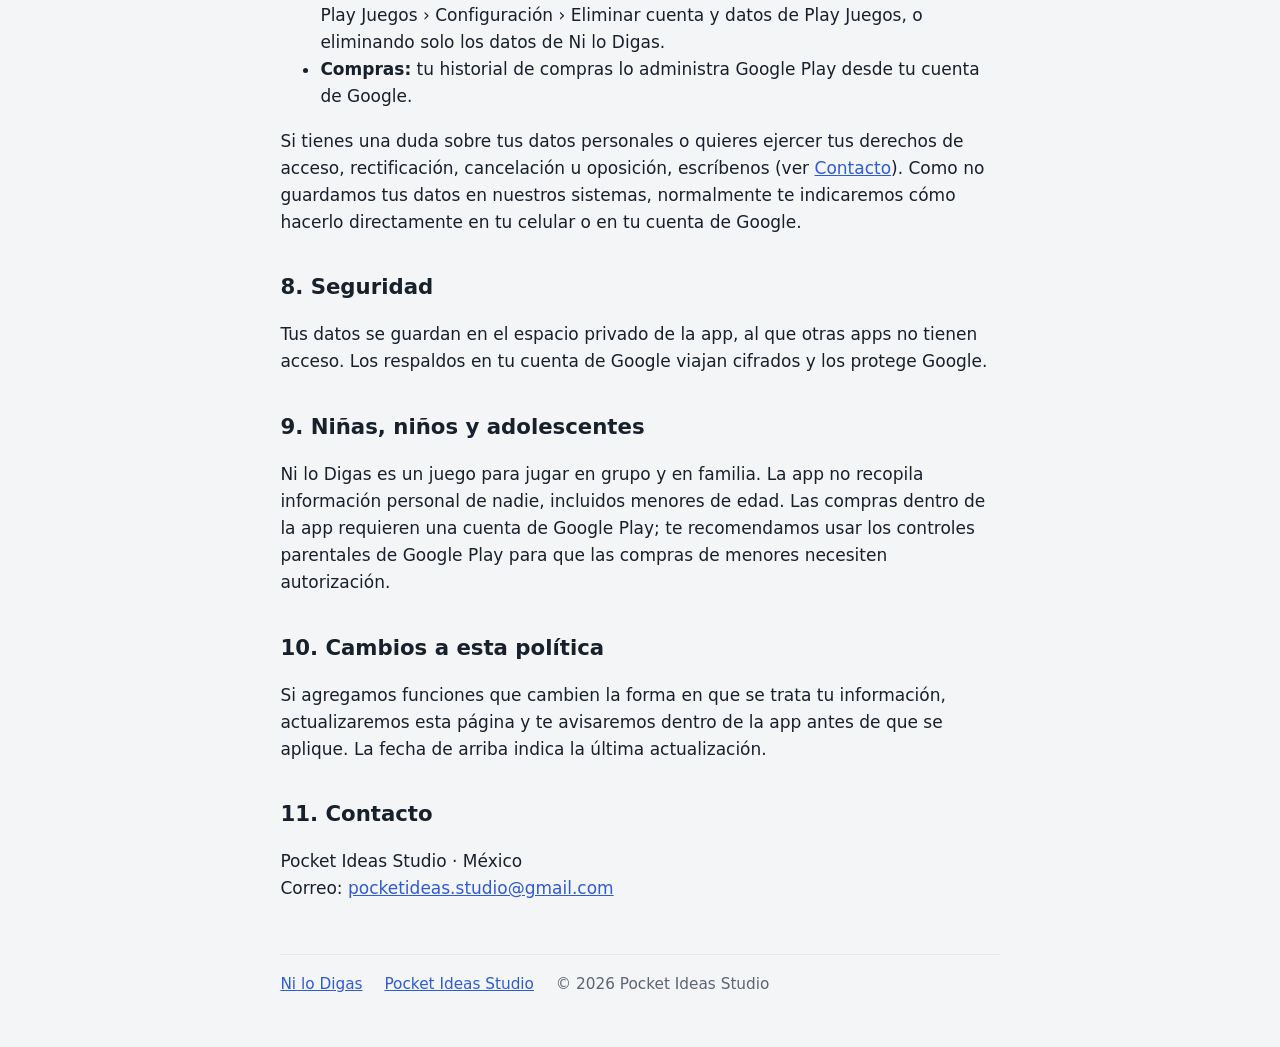
<file: nilodigas/privacidad.html>
<!DOCTYPE html>
<html lang="es-MX">
<head>
<meta charset="utf-8">
<meta name="viewport" content="width=device-width, initial-scale=1">
<title>Política de privacidad · Ni lo Digas</title>
<meta name="description" content="Política de privacidad y aviso de privacidad de Ni lo Digas: ¿Qué soy?">
<link rel="icon" href="icono.png">
<link rel="stylesheet" href="../estilos.css">
</head>
<body>
<div class="wrap">
  <header class="top"><a href="./"><img src="icono.png" alt=""><span>Ni lo Digas</span></a></header>

  <h1>Política de privacidad</h1>
  <p class="muted">Ni lo Digas: ¿Qué soy? · Última actualización: 23 de noviembre de 2026</p>

  <div class="card">
    <b>En pocas palabras</b>
    <ul>
      <li>Ni lo Digas <b>no te pide crear una cuenta</b> y no recopila tu nombre, correo, teléfono, ubicación, contactos ni fotos.</li>
      <li>Tu progreso (monedas, categorías desbloqueadas, tus categorías y ajustes) se guarda <b>en tu celular</b> y se respalda <b>en tu propia cuenta de Google</b>. Nosotros no lo recibimos ni lo vemos.</li>
      <li>No usamos publicidad, herramientas de análisis ni rastreo.</li>
      <li>Las compras las procesa <b>Google Play</b>. Nunca vemos los datos de tu tarjeta.</li>
      <li>Puedes borrar todo cuando quieras.</li>
    </ul>
  </div>

  <div class="card toc"><b>Contenido</b>
    <ol>
      <li><a href="#responsable">Quién es responsable</a></li>
      <li><a href="#datos">Qué información maneja la app</a></li>
      <li><a href="#donde">Dónde se guarda y cómo se respalda</a></li>
      <li><a href="#permisos">Permisos y sensores</a></li>
      <li><a href="#terceros">Servicios de terceros</a></li>
      <li><a href="#uso">Para qué se usa</a></li>
      <li><a href="#control">Tu control sobre tus datos</a></li>
      <li><a href="#seguridad">Seguridad</a></li>
      <li><a href="#menores">Niñas, niños y adolescentes</a></li>
      <li><a href="#cambios">Cambios a esta política</a></li>
      <li><a href="#contacto">Contacto</a></li>
    </ol>
  </div>

  <h2 id="responsable">1. Quién es responsable</h2>
  <p>Ni lo Digas es desarrollada por <b>Pocket Ideas Studio</b>, nombre comercial de Jesús Pérez Alonso, persona física con residencia en México (“nosotros”). Esta política explica cómo se trata la información cuando usas la app Ni lo Digas en tu dispositivo Android.</p>

  <h2 id="datos">2. Qué información maneja la app</h2>
  <p>Para funcionar, la app solo usa información del juego:</p>
  <ul>
    <li><b>Tu progreso:</b> monedas, categorías desbloqueadas, compras confirmadas, número de partidas y récords.</li>
    <li><b>Tus categorías personalizadas:</b> el nombre y las palabras que tú escribas en ellas.</li>
    <li><b>Partidas por equipos:</b> los nombres de equipo que escribas mientras juegas.</li>
    <li><b>Tus ajustes:</b> duración de la ronda, controles, sonido y vibración.</li>
  </ul>
  <p>Ni lo Digas <b>no</b> recopila tu nombre, correo, teléfono, ubicación, contactos, fotos, audio, video ni identificadores de publicidad. No grabamos video ni sonido durante la partida.</p>
  <p>Te pedimos no escribir datos personales sensibles en tus categorías personalizadas ni en los nombres de equipo.</p>

  <h2 id="donde">3. Dónde se guarda y cómo se respalda</h2>
  <ul>
    <li>Tu información se guarda en el <b>almacenamiento privado de la app en tu celular</b>. No tenemos servidores que la reciban.</li>
    <li><b>Respaldo de Android:</b> si tienes activado el respaldo de Google en tu celular, Android puede incluir los datos de Ni lo Digas en la copia de seguridad de tu cuenta de Google. Así recuperas tu progreso si cambias de celular. Ese respaldo lo administra Google y lo controlas tú desde los ajustes de tu celular.</li>
    <li><b>Partidas guardadas de Google Play Juegos:</b> si conectas la app con Google Play Juegos (en Ajustes › Respaldo en tu cuenta de Google), una copia de tu progreso se guarda en tu cuenta de Google Play Juegos para restaurarla en otro celular. Solo Ni lo Digas, con tu cuenta, puede leer esa copia. Es opcional y puedes dejar de usarlo cuando quieras.</li>
  </ul>

  <h2 id="permisos">4. Permisos y sensores</h2>
  <ul>
    <li><b>Sensor de movimiento:</b> durante la partida, la app lee la inclinación del celular para saber si lo inclinas hacia adelante (correcto) o hacia atrás (paso). Esa lectura se usa en el momento y no se guarda ni se envía a ningún lado.</li>
    <li><b>Vibración:</b> para avisarte de aciertos, pasos y fin de tiempo. Puedes apagarla en Ajustes.</li>
    <li><b>Internet:</b> la app juega sin conexión. Solo se conecta, a través de los servicios de Google Play, para procesar compras y, si lo activaste, para respaldar tu progreso en Google Play Juegos.</li>
  </ul>

  <h2 id="terceros">5. Servicios de terceros</h2>
  <ul>
    <li><b>Google Play</b> distribuye la app y puede darnos estadísticas generales y anónimas (por ejemplo, número de instalaciones o reportes de fallas), de acuerdo con la <a href="https://policies.google.com/privacy" rel="noopener">Política de privacidad de Google</a>.</li>
    <li><b>Compras dentro de la app:</b> los paquetes de monedas y “Todo desbloqueado” se pagan con Google Play. Nosotros no recibimos los datos de tu tarjeta ni de tu cuenta; la app solo recibe la confirmación de la compra para darte tus monedas o categorías.</li>
    <li><b>Google Play Juegos:</b> si te conectas, Google Play Juegos comparte con la app tu perfil de jugador (nombre de jugador y avatar) y guarda tu progreso en tu cuenta. Su componente dentro de la app también puede enviar a Google datos de diagnóstico y estadísticas de uso para mejorar su estabilidad, conforme a la Política de privacidad de Google.</li>
    <li>Ni lo Digas no vende, renta ni comparte tu información con nadie.</li>
  </ul>

  <h2 id="uso">6. Para qué se usa</h2>
  <p>La información del juego se usa solo para lo que ves en la app: mostrar tus monedas y categorías, darte lo que compraste, guardar tus categorías y ajustes, llevar el marcador por equipos y recuperar tu progreso si cambias de celular.</p>

  <h2 id="control">7. Tu control sobre tus datos</h2>
  <p>Los pasos completos están en <a href="borrar-datos.html">Borrar tus datos de Ni lo Digas</a>. En resumen:</p>
  <ul>
    <li><b>Ver y corregir:</b> tus categorías personalizadas las puedes editar o borrar dentro de la app.</li>
    <li><b>Borrar todo del celular:</b> en los ajustes de Android, ve a Apps › Ni lo Digas › Almacenamiento › Borrar datos, o desinstala la app.</li>
    <li><b>Borrar el respaldo de Android:</b> desde los ajustes de copia de seguridad de tu celular o de tu cuenta de Google (Google Drive › Copias de seguridad).</li>
    <li><b>Borrar las partidas guardadas de Google Play Juegos:</b> en la app Google Play Juegos › Configuración › Eliminar cuenta y datos de Play Juegos, o eliminando solo los datos de Ni lo Digas.</li>
    <li><b>Compras:</b> tu historial de compras lo administra Google Play desde tu cuenta de Google.</li>
  </ul>
  <p>Si tienes una duda sobre tus datos personales o quieres ejercer tus derechos de acceso, rectificación, cancelación u oposición, escríbenos (ver <a href="#contacto">Contacto</a>). Como no guardamos tus datos en nuestros sistemas, normalmente te indicaremos cómo hacerlo directamente en tu celular o en tu cuenta de Google.</p>

  <h2 id="seguridad">8. Seguridad</h2>
  <p>Tus datos se guardan en el espacio privado de la app, al que otras apps no tienen acceso. Los respaldos en tu cuenta de Google viajan cifrados y los protege Google.</p>

  <h2 id="menores">9. Niñas, niños y adolescentes</h2>
  <p>Ni lo Digas es un juego para jugar en grupo y en familia. La app no recopila información personal de nadie, incluidos menores de edad. Las compras dentro de la app requieren una cuenta de Google Play; te recomendamos usar los controles parentales de Google Play para que las compras de menores necesiten autorización.</p>

  <h2 id="cambios">10. Cambios a esta política</h2>
  <p>Si agregamos funciones que cambien la forma en que se trata tu información, actualizaremos esta página y te avisaremos dentro de la app antes de que se aplique. La fecha de arriba indica la última actualización.</p>

  <h2 id="contacto">11. Contacto</h2>
  <p>Pocket Ideas Studio · México<br>Correo: <a href="mailto:pocketideas.studio@gmail.com?subject=Privacidad%20Ni%20lo%20Digas">pocketideas.studio@gmail.com</a></p>

  <footer>
    <a href="./">Ni lo Digas</a>
    <a href="../">Pocket Ideas Studio</a>
    <span>© 2026 Pocket Ideas Studio</span>
  </footer>
</div>
</body>
</html>
</file>
<file: estilos.css>
:root{--brand:#2F5BD3;--ink:#17212B;--muted:#5B6573;--bg:#F4F5F7;--card:#FFFFFF;--line:#E3E6EB}
@media (prefers-color-scheme:dark){:root{--ink:#E6EBF0;--muted:#9AA6B4;--bg:#0E1318;--card:#182028;--line:#26313B;--brand:#8FB0FF}}
*{box-sizing:border-box}
html{font-size:17px}
body{margin:0;background:var(--bg);color:var(--ink);font-family:system-ui,-apple-system,"Segoe UI",Roboto,"Helvetica Neue",Arial,sans-serif;line-height:1.6}
a{color:var(--brand)}
.wrap{max-width:760px;margin:0 auto;padding:1.5rem 1.2rem 3rem}
header.top{display:flex;align-items:center;gap:.7rem;padding:1rem 0 1.5rem}
header.top a{display:flex;align-items:center;gap:.6rem;text-decoration:none;color:var(--ink);font-weight:700}
header.top img{width:36px;height:36px;border-radius:9px}
h1{font-size:2rem;line-height:1.15;margin:.4rem 0 .6rem}
h2{font-size:1.25rem;margin:2rem 0 .5rem}
h3{font-size:1.05rem;margin:1.4rem 0 .3rem}
p,li{color:var(--ink)}
.muted{color:var(--muted)}
.lead{font-size:1.15rem;color:var(--muted)}
.card{background:var(--card);border:1px solid var(--line);border-radius:18px;padding:1.2rem 1.3rem;margin:1rem 0}
.app{display:flex;gap:1rem;align-items:center;text-decoration:none;color:inherit}
.app img{width:72px;height:72px;border-radius:18px;flex-shrink:0}
.app b{font-size:1.15rem;display:block}
.badge{display:inline-block;font-size:.75rem;font-weight:700;padding:.15rem .55rem;border-radius:99px;background:#E4EBFF;color:#1E3F99;margin-top:.3rem}
@media (prefers-color-scheme:dark){.badge{background:#22325A;color:#C9D7FF}}
.grid{display:grid;grid-template-columns:repeat(auto-fit,minmax(200px,1fr));gap:.8rem}
.grid .card{margin:0}
.grid b{display:block;margin-bottom:.2rem}
footer{border-top:1px solid var(--line);margin-top:3rem;padding-top:1rem;font-size:.9rem;color:var(--muted)}
footer a{margin-right:1rem}
.toc{font-size:.95rem}
.toc ol{margin:.3rem 0 0;padding-left:1.2rem}
</file>
